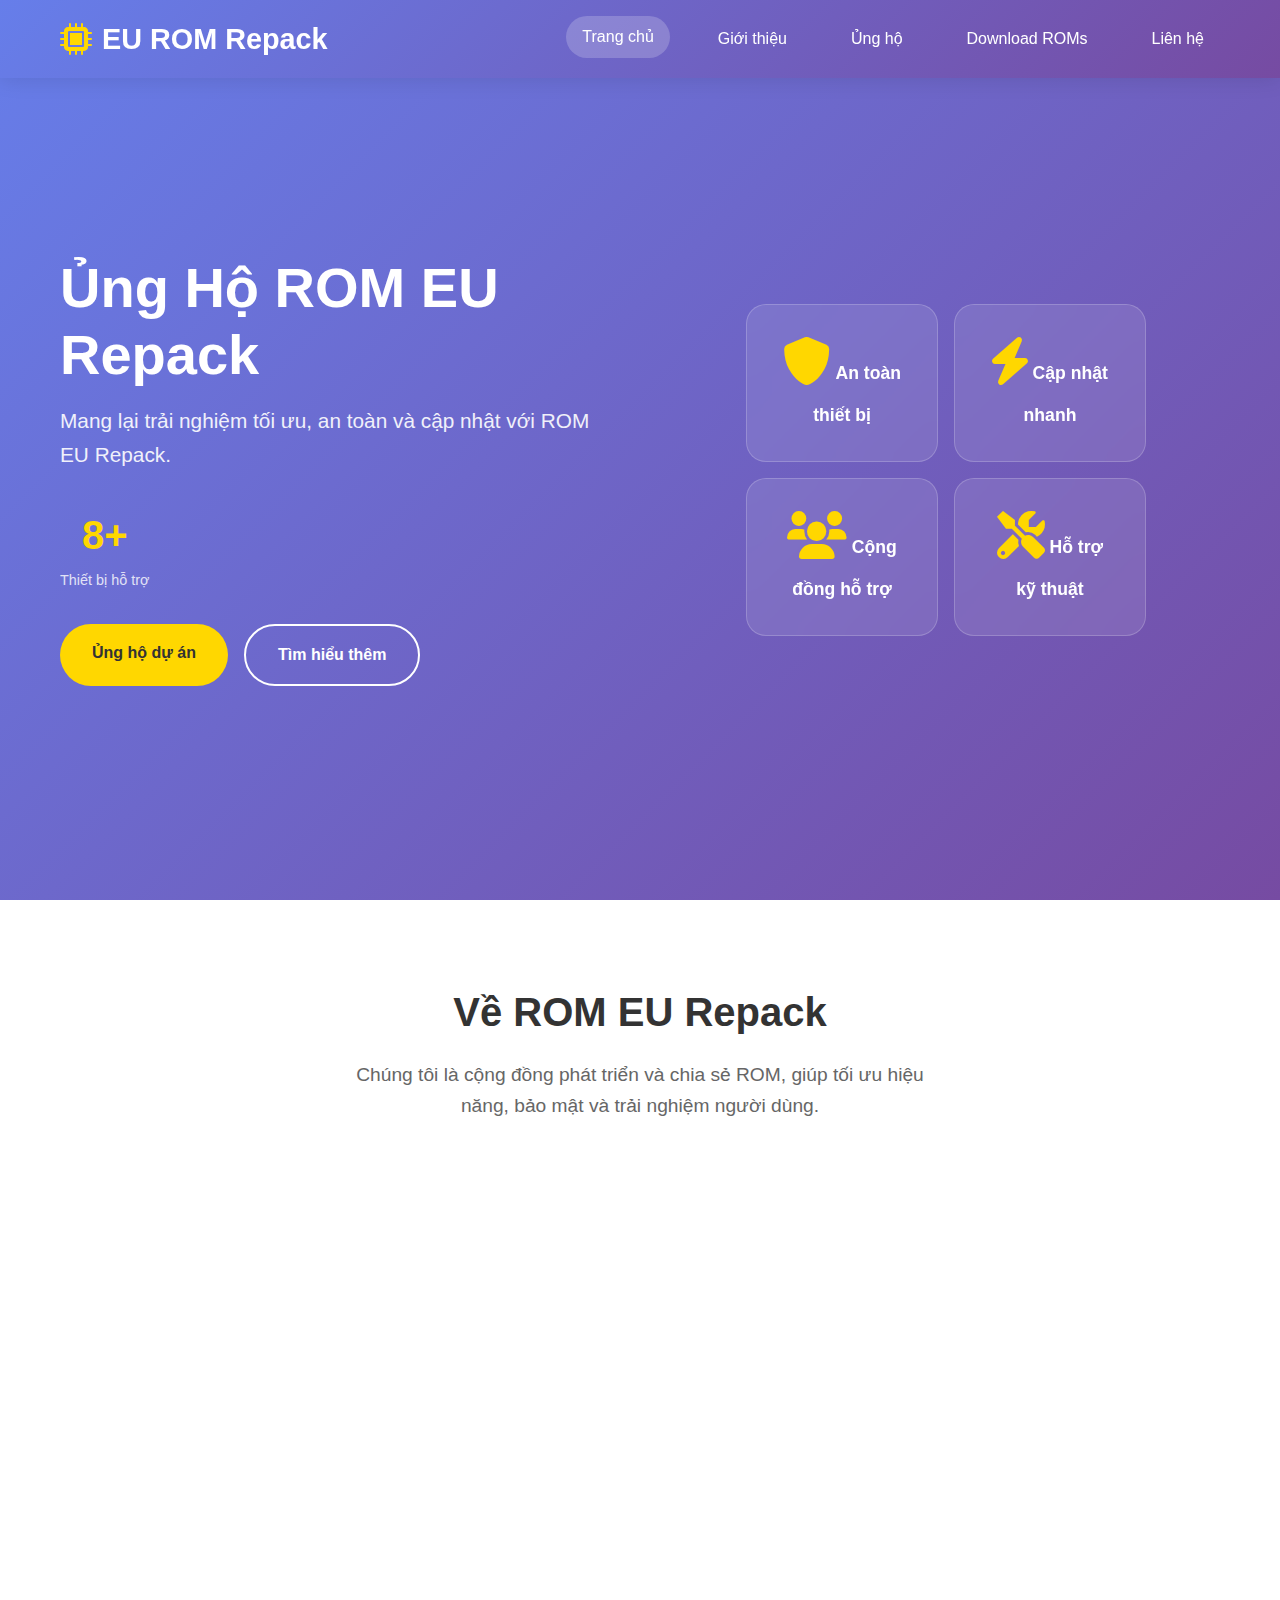
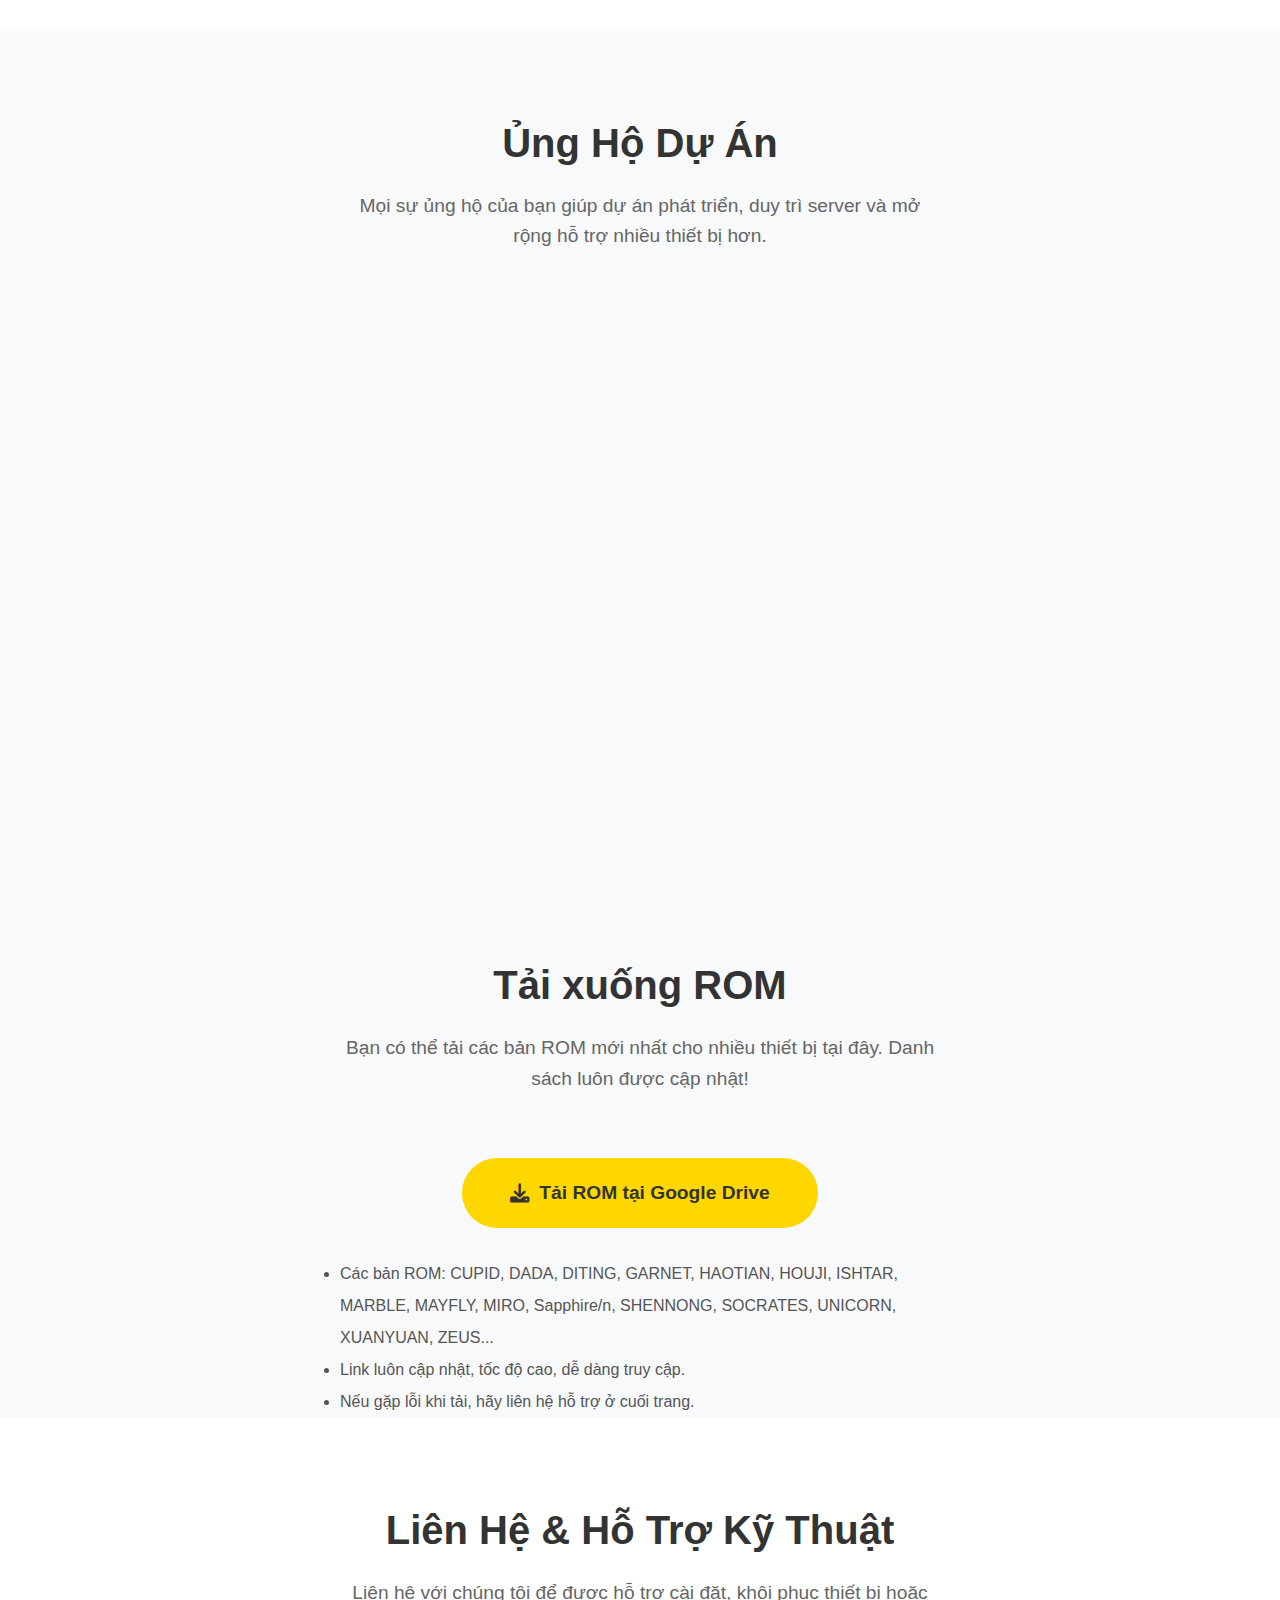
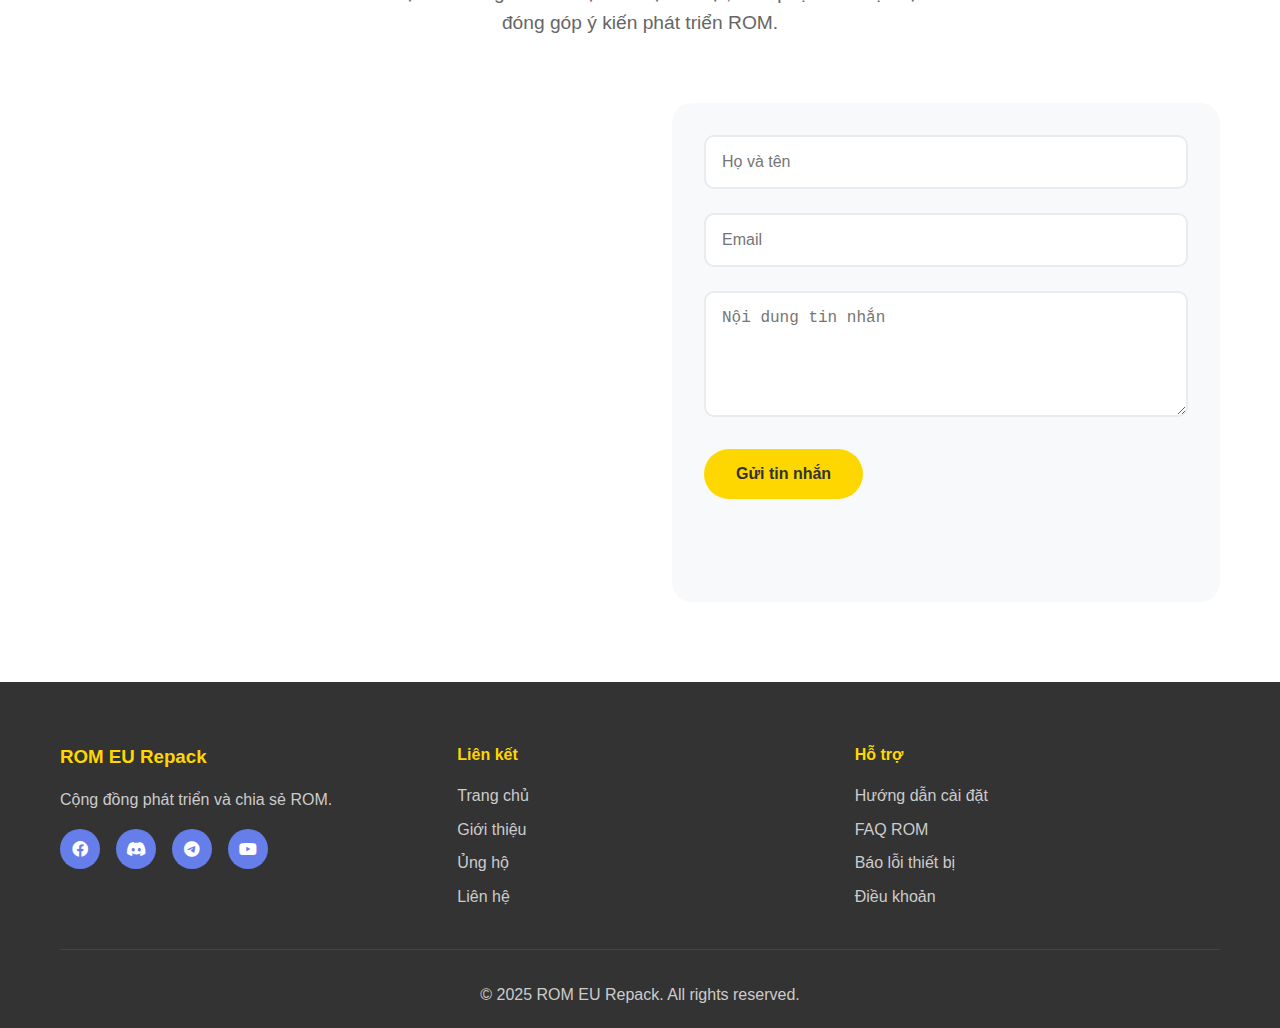
<file: index.html>
<!DOCTYPE html>
<html lang="vi">
<head>
    <meta charset="UTF-8">
    <meta name="viewport" content="width=device-width, initial-scale=1.0">
    <title>EU ROM Repack</title>
    <link rel="stylesheet" href="rom-eu-support.css">
    <link href="https://cdnjs.cloudflare.com/ajax/libs/font-awesome/6.0.0/css/all.min.css" rel="stylesheet">
</head>
<body>
    <!-- Header -->
    <header class="header">
        <div class="container">
            <div class="header-content">
                <div class="logo">
                    <i class="fas fa-microchip"></i>
                    <h1>EU ROM Repack</h1>
                </div>
                <nav class="nav">
                    <a href="#home" class="nav-link active">Trang chủ</a>
                    <a href="#about" class="nav-link">Giới thiệu</a>
                    <a href="#support" class="nav-link">Ủng hộ</a>
                    <a href="#download" class="nav-link">Download ROMs</a>
                    <a href="#contact" class="nav-link">Liên hệ</a>
                </nav>
            </div>
        </div>
    </header>

    <!-- Hero Section -->
    <section id="home" class="hero">
        <div class="container">
            <div class="hero-content">
                <div class="hero-text">
                    <h1 class="hero-title">Ủng Hộ ROM EU Repack</h1>
                    <p class="hero-subtitle">Mang lại trải nghiệm tối ưu, an toàn và cập nhật với ROM EU Repack.</p>
                    <div class="hero-stats">
                        <div class="stat">
                            <span class="stat-number">25+</span>
                            <span class="stat-label">Thiết bị hỗ trợ</span>
                        </div>
                    </div>
                    <div class="hero-buttons">
                        <a href="#support" class="btn btn-primary">Ủng hộ dự án</a>
                        <a href="#about" class="btn btn-secondary">Tìm hiểu thêm</a>
                    </div>
                </div>
                <div class="hero-image">
                    <div class="game-showcase">
                        <div class="game-card">
                            <i class="fas fa-shield-alt"></i>
                            <span>An toàn thiết bị</span>
                        </div>
                        <div class="game-card">
                            <i class="fas fa-bolt"></i>
                            <span>Cập nhật nhanh</span>
                        </div>
                        <div class="game-card">
                            <i class="fas fa-users"></i>
                            <span>Cộng đồng hỗ trợ</span>
                        </div>
                        <div class="game-card">
                            <i class="fas fa-tools"></i>
                            <span>Hỗ trợ kỹ thuật</span>
                        </div>
                    </div>
                </div>
            </div>
        </div>
    </section>

    <!-- About Section -->
    <section id="about" class="about">
        <div class="container">
            <div class="section-header">
                <h2>Về ROM EU Repack</h2>
                <p>Chúng tôi là cộng đồng phát triển và chia sẻ ROM, giúp tối ưu hiệu năng, bảo mật và trải nghiệm người dùng.</p>
            </div>
            <div class="about-content">
                <div class="about-card">
                    <div class="card-icon">
                        <i class="fas fa-rocket"></i>
                    </div>
                    <h3>ROM Chất Lượng</h3>
                    <p>Các bản ROM được tối ưu hóa, giảm lỗi, tăng hiệu năng và tương thích nhiều thiết bị.</p>
                </div>
                <div class="about-card">
                    <div class="card-icon">
                        <i class="fas fa-shield-alt"></i>
                    </div>
                    <h3>An Toàn & Ổn Định</h3>
                    <p>Mọi ROM đều được kiểm tra kỹ lưỡng, đảm bảo an toàn tuyệt đối cho thiết bị của bạn.</p>
                </div>
                <div class="about-card">
                    <div class="card-icon">
                        <i class="fas fa-sync-alt"></i>
                    </div>
                    <h3>Cập Nhật Nhanh</h3>
                    <p>Luôn cập nhật các bản vá bảo mật, tính năng mới và hỗ trợ thiết bị mới nhất.</p>
                </div>
                <div class="about-card">
                    <div class="card-icon">
                        <i class="fas fa-headset"></i>
                    </div>
                    <h3>Hỗ Trợ Kỹ Thuật</h3>
                    <p>Đội ngũ kỹ thuật và cộng đồng luôn sẵn sàng hỗ trợ cài đặt, khôi phục và giải đáp mọi thắc mắc.</p>
                </div>
            </div>
        </div>
    </section>

    <!-- Support Section -->
    <section id="support" class="support">
        <div class="container">
            <div class="section-header">
                <h2>Ủng Hộ Dự Án</h2>
                <p>Mọi sự ủng hộ của bạn giúp dự án phát triển, duy trì server và mở rộng hỗ trợ nhiều thiết bị hơn.</p>
            </div>
            <div class="support-content">
                <div class="support-card">
                    <div class="support-icon">
                        <i class="fas fa-hands-helping"></i>
                    </div>
                    <h3>Ủng Hộ Tinh Thần</h3>
                    <p>Tham gia cộng đồng, chia sẻ kinh nghiệm cài đặt, báo lỗi và hỗ trợ người dùng mới.</p>
                    <div class="support-benefits">
                        <span><i class="fas fa-check"></i> Thảo luận kỹ thuật</span>
                        <span><i class="fas fa-check"></i> Chia sẻ hướng dẫn</span>
                        <span><i class="fas fa-check"></i> Đóng góp ý tưởng</span>
                    </div>
                </div>
                <div class="support-card featured">
                    <div class="support-icon">
                        <i class="fas fa-donate"></i>
                    </div>
                    <h3>Ủng Hộ Tài Chính</h3>
                    <p>Nếu bạn có lòng thì hãy ủng hộ chúng tôi bao nhiêu cũng được nhé. Mọi đóng góp đều giúp duy trì server, phát triển ROM mới, hỗ trợ nhiều thiết bị hơn.</p>
                    <div class="donation-benefits">
                        <span><i class="fas fa-star"></i> Thành viên VIP</span>
                        <span><i class="fas fa-star"></i> Tải ROM tốc độ cao</span>
                        <span><i class="fas fa-star"></i> Hỗ trợ kỹ thuật ưu tiên</span>
                        <span><i class="fas fa-star"></i> Quyền truy cập đặc biệt</span>
                    </div>
                    <button class="btn btn-primary">Ủng hộ </button>
                </div>
                <div class="support-card">
                    <div class="support-icon">
                        <i class="fas fa-share-alt"></i>
                    </div>
                    <h3>Chia Sẻ Cộng Đồng</h3>
                    <p>Giới thiệu ROM EU Repack đến bạn bè, diễn đàn và mạng xã hội.</p>
                    <div class="support-benefits">
                        <span><i class="fas fa-check"></i> Chia sẻ trên mạng xã hội</span>
                        <span><i class="fas fa-check"></i> Giới thiệu bạn bè</span>
                        <span><i class="fas fa-check"></i> Đánh giá tích cực</span>
                    </div>
                </div>
            </div>
        </div>
    </section>

    <!-- Download Section -->
    <section id="download" class="download">
        <div class="container">
            <div class="section-header">
                <h2>Tải xuống ROM</h2>
                <p>Bạn có thể tải các bản ROM mới nhất cho nhiều thiết bị tại đây. Danh sách luôn được cập nhật!</p>
            </div>
            <div style="text-align:center; margin: 30px 0;">
                <a href="https://drive.google.com/drive/folders/1y_UeM5LzKEzR68msmsRSpnvQMR1sEDsi?usp=drive_link" target="_blank" class="btn btn-primary" style="font-size:1.2em; padding: 1em 2.5em; display:inline-flex; align-items:center; gap:10px;">
                    <i class="fas fa-download"></i> Tải ROM tại Google Drive
                </a>
            </div>
            <ul style="max-width:600px;margin:30px auto 0 auto;line-height:2; color:#555;">
                <li>Các bản ROM: CUPID, DADA, DITING, GARNET, HAOTIAN, HOUJI, ISHTAR, MARBLE, MAYFLY, MIRO, Sapphire/n, SHENNONG, SOCRATES, UNICORN, XUANYUAN, ZEUS...</li>
                <li>Link luôn cập nhật, tốc độ cao, dễ dàng truy cập.</li>
                <li>Nếu gặp lỗi khi tải, hãy liên hệ hỗ trợ ở cuối trang.</li>
            </ul>
        </div>
    </section>

    <!-- Contact Section -->
    <section id="contact" class="contact">
        <div class="container">
            <div class="section-header">
                <h2>Liên Hệ & Hỗ Trợ Kỹ Thuật</h2>
                <p>Liên hệ với chúng tôi để được hỗ trợ cài đặt, khôi phục thiết bị hoặc đóng góp ý kiến phát triển ROM.</p>
            </div>
            <div class="contact-content">
                <div class="contact-info">
                    <div class="contact-item">
                        <i class="fab fa-facebook"></i>
                        <div>
                            <h4>Facebook</h4>
                            <p>ROM EU Repack Firmware Official</p>
                        </div>
                    </div>
                    <div class="contact-item">
                        <i class="fab fa-discord"></i>
                        <div>
                            <h4>Discord</h4>
                            <p>Tham gia server hỗ trợ kỹ thuật</p>
                        </div>
                    </div>
                    <div class="contact-item">
                        <i class="fab fa-telegram"></i>
                        <div>
                            <h4>Telegram</h4>
                            <p>Kênh thông báo cập nhật ROM</p>
                        </div>
                    </div>
                    <div class="contact-item">
                        <i class="fas fa-envelope"></i>
                        <div>
                            <h4>Email</h4>
                            <p>support@romeurepack.com</p>
                        </div>
                    </div>
                </div>
                <div class="contact-form">
                    <form>
                        <div class="form-group">
                            <input type="text" placeholder="Họ và tên" required>
                        </div>
                        <div class="form-group">
                            <input type="email" placeholder="Email" required>
                        </div>
                        <div class="form-group">
                            <textarea placeholder="Nội dung tin nhắn" rows="5" required></textarea>
                        </div>
                        <button type="submit" class="btn btn-primary">Gửi tin nhắn</button>
                    </form>
                </div>
            </div>
        </div>
    </section>

    <!-- Footer -->
    <footer class="footer">
        <div class="container">
            <div class="footer-content">
                <div class="footer-section">
                    <h3>ROM EU Repack</h3>
                    <p>Cộng đồng phát triển và chia sẻ ROM.</p>
                    <div class="social-links">
                        <a href="#"><i class="fab fa-facebook"></i></a>
                        <a href="#"><i class="fab fa-discord"></i></a>
                        <a href="#"><i class="fab fa-telegram"></i></a>
                        <a href="#"><i class="fab fa-youtube"></i></a>
                    </div>
                </div>
                <div class="footer-section">
                    <h4>Liên kết</h4>
                    <ul>
                        <li><a href="#home">Trang chủ</a></li>
                        <li><a href="#about">Giới thiệu</a></li>
                        <li><a href="#support">Ủng hộ</a></li>
                        <li><a href="#contact">Liên hệ</a></li>
                    </ul>
                </div>
                <div class="footer-section">
                    <h4>Hỗ trợ</h4>
                    <ul>
                        <li><a href="#">Hướng dẫn cài đặt</a></li>
                        <li><a href="#">FAQ ROM</a></li>
                        <li><a href="#">Báo lỗi thiết bị</a></li>
                        <li><a href="#">Điều khoản</a></li>
                    </ul>
                </div>
            </div>
            <div class="footer-bottom">
                <p>&copy; 2025 ROM EU Repack. All rights reserved.</p>
            </div>
        </div>
    </footer>

    <script src="rom-eu-support.js"></script>
</body>
</html>
</file>
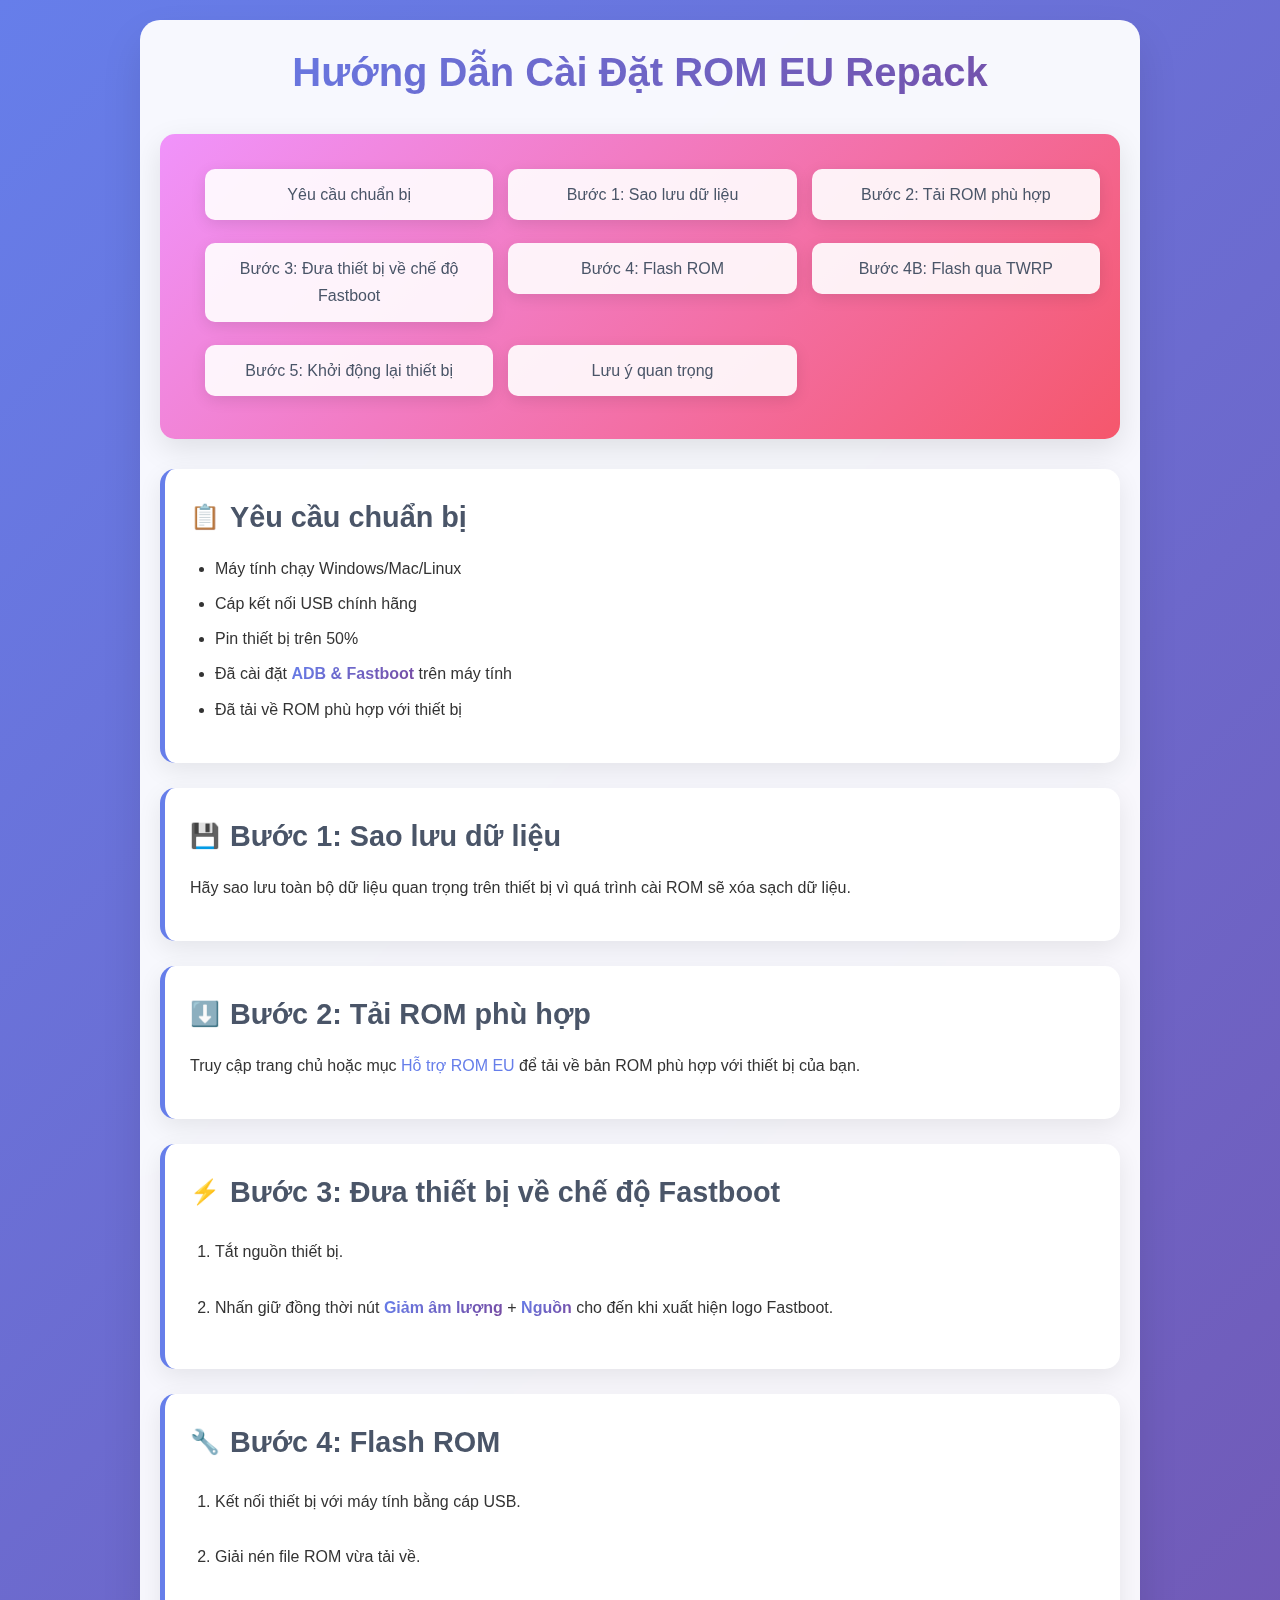
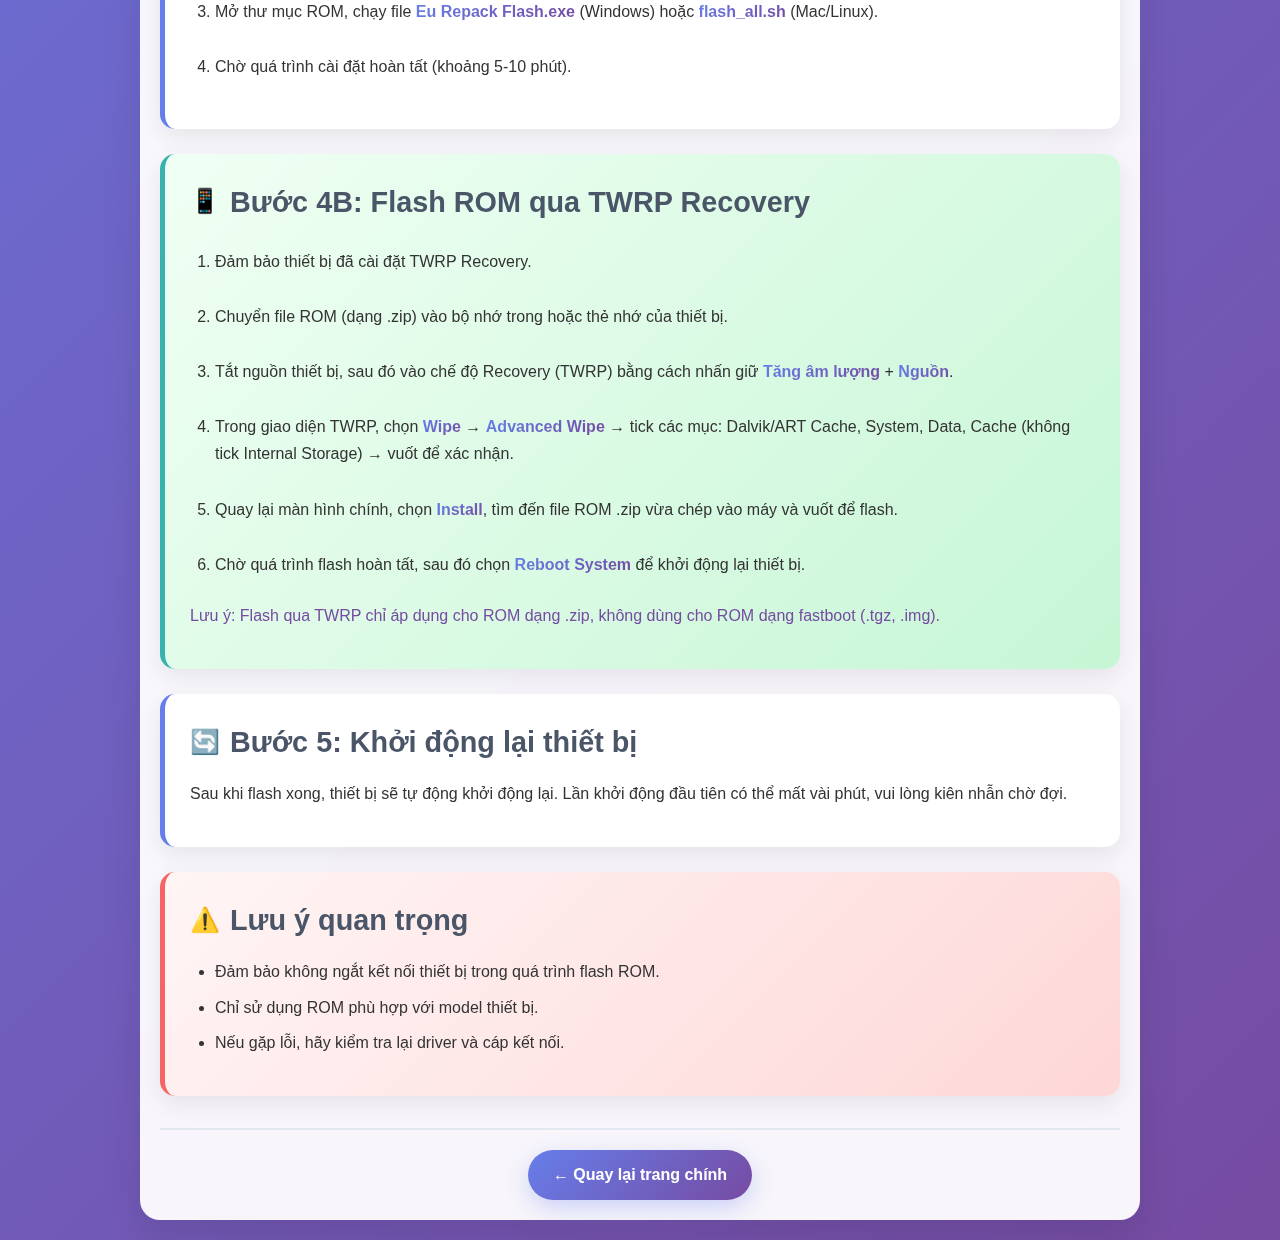
<file: huong-dan-cai-rom.html>
<!DOCTYPE html>
<html lang="vi">
<head>
    <meta charset="UTF-8">
    <meta name="viewport" content="width=device-width, initial-scale=1.0">
    <title>Hướng Dẫn Cài Đặt ROM</title>
    <link rel="stylesheet" href="huong-dan-cai-rom.css">
</head>
<body>
    <div class="container">
        <h1>Hướng Dẫn Cài Đặt ROM EU Repack</h1>
        <nav>
            <ul>
                <li><a href="#yeu-cau">Yêu cầu chuẩn bị</a></li>
                <li><a href="#sao-luu">Bước 1: Sao lưu dữ liệu</a></li>
                <li><a href="#tai-rom">Bước 2: Tải ROM phù hợp</a></li>
                <li><a href="#che-do-fastboot">Bước 3: Đưa thiết bị về chế độ Fastboot</a></li>
                <li><a href="#flash-rom">Bước 4: Flash ROM</a></li>
                <li><a href="#flash-twrp">Bước 4B: Flash qua TWRP</a></li>
                <li><a href="#khoi-dong">Bước 5: Khởi động lại thiết bị</a></li>
                <li><a href="#luu-y">Lưu ý quan trọng</a></li>
            </ul>
        </nav>
        <section id="yeu-cau">
            <h2>Yêu cầu chuẩn bị</h2>
            <ul>
                <li>Máy tính chạy Windows/Mac/Linux</li>
                <li>Cáp kết nối USB chính hãng</li>
                <li>Pin thiết bị trên 50%</li>
                <li>Đã cài đặt <b>ADB & Fastboot</b> trên máy tính</li>
                <li>Đã tải về ROM phù hợp với thiết bị</li>
            </ul>
        </section>
        <section id="sao-luu">
            <h2>Bước 1: Sao lưu dữ liệu</h2>
            <p>Hãy sao lưu toàn bộ dữ liệu quan trọng trên thiết bị vì quá trình cài ROM sẽ xóa sạch dữ liệu.</p>
        </section>
        <section id="tai-rom">
            <h2>Bước 2: Tải ROM phù hợp</h2>
            <p>Truy cập trang chủ hoặc mục <a href="rom-eu-support.html">Hỗ trợ ROM EU</a> để tải về bản ROM phù hợp với thiết bị của bạn.</p>
        </section>
        <section id="che-do-fastboot">
            <h2>Bước 3: Đưa thiết bị về chế độ Fastboot</h2>
            <ol>
                <li>Tắt nguồn thiết bị.</li>
                <li>Nhấn giữ đồng thời nút <b>Giảm âm lượng</b> + <b>Nguồn</b> cho đến khi xuất hiện logo Fastboot.</li>
            </ol>
        </section>
        <section id="flash-rom">
            <h2>Bước 4: Flash ROM</h2>
            <ol>
                <li>Kết nối thiết bị với máy tính bằng cáp USB.</li>
                <li>Giải nén file ROM vừa tải về.</li>
                <li>Mở thư mục ROM, chạy file <b>Eu Repack Flash.exe</b> (Windows) hoặc <b>flash_all.sh</b> (Mac/Linux).</li>
                <li>Chờ quá trình cài đặt hoàn tất (khoảng 5-10 phút).</li>
            </ol>
        </section>
        <section id="flash-twrp">
            <h2>Bước 4B: Flash ROM qua TWRP Recovery</h2>
            <ol>
                <li>Đảm bảo thiết bị đã cài đặt TWRP Recovery.</li>
                <li>Chuyển file ROM (dạng .zip) vào bộ nhớ trong hoặc thẻ nhớ của thiết bị.</li>
                <li>Tắt nguồn thiết bị, sau đó vào chế độ Recovery (TWRP) bằng cách nhấn giữ <b>Tăng âm lượng</b> + <b>Nguồn</b>.</li>
                <li>Trong giao diện TWRP, chọn <b>Wipe</b> &rarr; <b>Advanced Wipe</b> &rarr; tick các mục: Dalvik/ART Cache, System, Data, Cache (không tick Internal Storage) &rarr; vuốt để xác nhận.</li>
                <li>Quay lại màn hình chính, chọn <b>Install</b>, tìm đến file ROM .zip vừa chép vào máy và vuốt để flash.</li>
                <li>Chờ quá trình flash hoàn tất, sau đó chọn <b>Reboot System</b> để khởi động lại thiết bị.</li>
            </ol>
            <p style="margin-top: 1em; color: #764ba2; font-weight: 500;">Lưu ý: Flash qua TWRP chỉ áp dụng cho ROM dạng .zip, không dùng cho ROM dạng fastboot (.tgz, .img).</p>
        </section>
        <section id="khoi-dong">
            <h2>Bước 5: Khởi động lại thiết bị</h2>
            <p>Sau khi flash xong, thiết bị sẽ tự động khởi động lại. Lần khởi động đầu tiên có thể mất vài phút, vui lòng kiên nhẫn chờ đợi.</p>
        </section>
        <section id="luu-y">
            <h2>Lưu ý quan trọng</h2>
            <ul>
                <li>Đảm bảo không ngắt kết nối thiết bị trong quá trình flash ROM.</li>
                <li>Chỉ sử dụng ROM phù hợp với model thiết bị.</li>
                <li>Nếu gặp lỗi, hãy kiểm tra lại driver và cáp kết nối.</li>
            </ul>
        </section>
        <div style="margin-top: 2em;">
            <a href="index.html">&larr; Quay lại trang chính</a>
        </div>
    </div>
</body>
</html>
</file>
<file: huong-dan-cai-rom.css>
/* CSS cho trang Hướng Dẫn Cài Đặt ROM */
* {
    margin: 0;
    padding: 0;
    box-sizing: border-box;
}

body {
    font-family: 'Segoe UI', Tahoma, Geneva, Verdana, sans-serif;
    line-height: 1.6;
    color: #333;
    background: linear-gradient(135deg, #667eea 0%, #764ba2 100%);
    min-height: 100vh;
}

.container {
    max-width: 1000px;
    margin: 0 auto;
    padding: 20px;
    background: rgba(255, 255, 255, 0.95);
    backdrop-filter: blur(10px);
    border-radius: 20px;
    box-shadow: 0 20px 40px rgba(0, 0, 0, 0.1);
    margin-top: 20px;
    margin-bottom: 20px;
}

h1 {
    text-align: center;
    color: #4a5568;
    font-size: 2.5rem;
    margin-bottom: 30px;
    background: linear-gradient(135deg, #667eea, #764ba2);
    -webkit-background-clip: text;
    -webkit-text-fill-color: transparent;
    background-clip: text;
    font-weight: 700;
}

nav {
    background: linear-gradient(135deg, #f093fb 0%, #f5576c 100%);
    padding: 20px;
    border-radius: 15px;
    margin-bottom: 30px;
    box-shadow: 0 10px 30px rgba(0, 0, 0, 0.1);
}

nav ul {
    list-style: none;
    display: grid;
    grid-template-columns: repeat(auto-fit, minmax(250px, 1fr));
    gap: 15px;
}

nav ul li a {
    display: block;
    padding: 12px 20px;
    background: rgba(255, 255, 255, 0.9);
    color: #4a5568;
    text-decoration: none;
    border-radius: 10px;
    transition: all 0.3s ease;
    font-weight: 500;
    text-align: center;
    box-shadow: 0 4px 15px rgba(0, 0, 0, 0.1);
}

nav ul li a:hover {
    background: #fff;
    transform: translateY(-3px);
    box-shadow: 0 8px 25px rgba(0, 0, 0, 0.15);
    color: #667eea;
}

section {
    background: #fff;
    padding: 25px;
    margin-bottom: 25px;
    border-radius: 15px;
    box-shadow: 0 8px 25px rgba(0, 0, 0, 0.08);
    border-left: 5px solid #667eea;
    transition: transform 0.3s ease;
}

section:hover {
    transform: translateY(-5px);
    box-shadow: 0 15px 35px rgba(0, 0, 0, 0.12);
}

h2 {
    color: #4a5568;
    font-size: 1.8rem;
    margin-bottom: 15px;
    display: flex;
    align-items: center;
    gap: 10px;
}

h2::before {
    content: "📋";
    font-size: 1.5rem;
}

section#yeu-cau h2::before {
    content: "📋";
}

section#sao-luu h2::before {
    content: "💾";
}

section#tai-rom h2::before {
    content: "⬇️";
}

section#che-do-fastboot h2::before {
    content: "⚡";
}

section#flash-rom h2::before {
    content: "🔧";
}

section#flash-twrp h2::before {
    content: "📱";
}

section#khoi-dong h2::before {
    content: "🔄";
}

section#luu-y h2::before {
    content: "⚠️";
}

ul, ol {
    padding-left: 25px;
    margin: 15px 0;
}

li {
    margin-bottom: 8px;
    line-height: 1.7;
}

ol li {
    margin-bottom: 12px;
    padding: 8px 0;
}

b {
    color: #667eea;
    font-weight: 600;
    background: linear-gradient(135deg, #667eea, #764ba2);
    -webkit-background-clip: text;
    -webkit-text-fill-color: transparent;
    background-clip: text;
}

a {
    color: #667eea;
    text-decoration: none;
    font-weight: 500;
    transition: color 0.3s ease;
}

a:hover {
    color: #764ba2;
    text-decoration: underline;
}

p {
    margin-bottom: 15px;
    line-height: 1.7;
}

/* Style cho phần lưu ý */
section#luu-y {
    border-left-color: #f56565;
    background: linear-gradient(135deg, #fff5f5 0%, #fed7d7 100%);
}

section#luu-y h2::before {
    content: "⚠️";
}

/* Style cho phần flash TWRP */
section#flash-twrp {
    border-left-color: #38b2ac;
    background: linear-gradient(135deg, #f0fff4 0%, #c6f6d5 100%);
}

/* Nút quay lại */
.container > div:last-child {
    text-align: center;
    margin-top: 30px;
    padding-top: 20px;
    border-top: 2px solid #e2e8f0;
}

.container > div:last-child a {
    display: inline-block;
    padding: 12px 25px;
    background: linear-gradient(135deg, #667eea 0%, #764ba2 100%);
    color: white;
    border-radius: 25px;
    text-decoration: none;
    font-weight: 600;
    transition: all 0.3s ease;
    box-shadow: 0 8px 25px rgba(102, 126, 234, 0.3);
}

.container > div:last-child a:hover {
    transform: translateY(-3px);
    box-shadow: 0 12px 35px rgba(102, 126, 234, 0.4);
    text-decoration: none;
}

/* Responsive Design */
@media (max-width: 768px) {
    .container {
        margin: 10px;
        padding: 15px;
    }
    
    h1 {
        font-size: 2rem;
    }
    
    nav ul {
        grid-template-columns: 1fr;
    }
    
    section {
        padding: 20px;
    }
    
    h2 {
        font-size: 1.5rem;
    }
}

@media (max-width: 480px) {
    h1 {
        font-size: 1.8rem;
    }
    
    .container {
        padding: 10px;
    }
    
    section {
        padding: 15px;
    }
}

/* Animation cho các section */
@keyframes fadeInUp {
    from {
        opacity: 0;
        transform: translateY(30px);
    }
    to {
        opacity: 1;
        transform: translateY(0);
    }
}

section {
    animation: fadeInUp 0.6s ease-out;
}

/* Hover effect cho navigation */
nav ul li a:active {
    transform: scale(0.95);
}

/* Custom scrollbar */
::-webkit-scrollbar {
    width: 8px;
}

::-webkit-scrollbar-track {
    background: #f1f1f1;
    border-radius: 10px;
}

::-webkit-scrollbar-thumb {
    background: linear-gradient(135deg, #667eea, #764ba2);
    border-radius: 10px;
}

::-webkit-scrollbar-thumb:hover {
    background: linear-gradient(135deg, #5a67d8, #6b46c1);
}
</file>
<file: rom-eu-support.css>
/* Reset và Base Styles */
* {
    margin: 0;
    padding: 0;
    box-sizing: border-box;
}

body {
    font-family: 'Segoe UI', Tahoma, Geneva, Verdana, sans-serif;
    line-height: 1.6;
    color: #333;
    background: #f8f9fa;
}

.container {
    max-width: 1200px;
    margin: 0 auto;
    padding: 0 20px;
}

/* Header */
.header {
    background: linear-gradient(135deg, #667eea 0%, #764ba2 100%);
    color: white;
    padding: 1rem 0;
    position: fixed;
    top: 0;
    left: 0;
    right: 0;
    z-index: 1000;
    box-shadow: 0 2px 20px rgba(0,0,0,0.1);
}

.header-content {
    display: flex;
    justify-content: space-between;
    align-items: center;
}

.logo {
    display: flex;
    align-items: center;
    gap: 10px;
}

.logo i {
    font-size: 2rem;
    color: #ffd700;
}

.logo h1 {
    font-size: 1.8rem;
    font-weight: 700;
}

.nav {
    display: flex;
    gap: 2rem;
}

.nav-link {
    color: white;
    text-decoration: none;
    font-weight: 500;
    padding: 0.5rem 1rem;
    border-radius: 25px;
    transition: all 0.3s ease;
}

.nav-link:hover,
.nav-link.active {
    background: rgba(255,255,255,0.2);
    transform: translateY(-2px);
}

/* Hero Section */
.hero {
    background: linear-gradient(135deg, #667eea 0%, #764ba2 100%);
    color: white;
    padding: 120px 0 80px;
    min-height: 100vh;
    display: flex;
    align-items: center;
}

.hero-content {
    display: grid;
    grid-template-columns: 1fr 1fr;
    gap: 4rem;
    align-items: center;
}

.hero-title {
    font-size: 3.5rem;
    font-weight: 800;
    margin-bottom: 1rem;
    line-height: 1.2;
}

.hero-subtitle {
    font-size: 1.3rem;
    margin-bottom: 2rem;
    opacity: 0.9;
}

.hero-stats {
    display: flex;
    gap: 2rem;
    margin-bottom: 2rem;
}

.stat {
    text-align: center;
}

.stat-number {
    display: block;
    font-size: 2.5rem;
    font-weight: 800;
    color: #ffd700;
}

.stat-label {
    font-size: 0.9rem;
    opacity: 0.8;
}

.hero-buttons {
    display: flex;
    gap: 1rem;
}

.btn {
    padding: 1rem 2rem;
    border: none;
    border-radius: 50px;
    font-weight: 600;
    text-decoration: none;
    display: inline-block;
    transition: all 0.3s ease;
    cursor: pointer;
    font-size: 1rem;
}

.btn-primary {
    background: #ffd700;
    color: #333;
}

.btn-primary:hover {
    background: #ffed4e;
    transform: translateY(-3px);
    box-shadow: 0 10px 25px rgba(255,215,0,0.3);
}

.btn-secondary {
    background: transparent;
    color: white;
    border: 2px solid white;
}

.btn-secondary:hover {
    background: white;
    color: #333;
    transform: translateY(-3px);
}

.hero-image {
    display: flex;
    justify-content: center;
}

.game-showcase {
    display: grid;
    grid-template-columns: repeat(2, 1fr);
    gap: 1rem;
    max-width: 400px;
}

.game-card {
    background: rgba(255,255,255,0.1);
    backdrop-filter: blur(10px);
    border-radius: 20px;
    padding: 2rem;
    text-align: center;
    border: 1px solid rgba(255,255,255,0.2);
    transition: all 0.3s ease;
}

.game-card:hover {
    transform: translateY(-10px);
    background: rgba(255,255,255,0.2);
}

.game-card i {
    font-size: 3rem;
    color: #ffd700;
    margin-bottom: 1rem;
}

.game-card span {
    font-weight: 600;
    font-size: 1.1rem;
}

/* Section Headers */
.section-header {
    text-align: center;
    margin-bottom: 4rem;
}

.section-header h2 {
    font-size: 2.5rem;
    font-weight: 800;
    margin-bottom: 1rem;
    color: #333;
}

.section-header p {
    font-size: 1.2rem;
    color: #666;
    max-width: 600px;
    margin: 0 auto;
}

/* About Section */
.about {
    padding: 80px 0;
    background: white;
}

.about-content {
    display: grid;
    grid-template-columns: repeat(auto-fit, minmax(250px, 1fr));
    gap: 2rem;
}

.about-card {
    background: white;
    padding: 2rem;
    border-radius: 20px;
    text-align: center;
    box-shadow: 0 10px 30px rgba(0,0,0,0.1);
    transition: all 0.3s ease;
    border: 1px solid #f0f0f0;
}

.about-card:hover {
    transform: translateY(-10px);
    box-shadow: 0 20px 40px rgba(0,0,0,0.15);
}

.card-icon {
    width: 80px;
    height: 80px;
    background: linear-gradient(135deg, #667eea 0%, #764ba2 100%);
    border-radius: 50%;
    display: flex;
    align-items: center;
    justify-content: center;
    margin: 0 auto 1.5rem;
}

.card-icon i {
    font-size: 2rem;
    color: white;
}

.about-card h3 {
    font-size: 1.5rem;
    font-weight: 700;
    margin-bottom: 1rem;
    color: #333;
}

.about-card p {
    color: #666;
    line-height: 1.6;
}

/* Support Section */
.support {
    padding: 80px 0;
    background: #f8f9fa;
}

.support-content {
    display: grid;
    grid-template-columns: repeat(auto-fit, minmax(300px, 1fr));
    gap: 2rem;
}

.support-card {
    background: white;
    padding: 2.5rem;
    border-radius: 20px;
    text-align: center;
    box-shadow: 0 10px 30px rgba(0,0,0,0.1);
    transition: all 0.3s ease;
    border: 1px solid #f0f0f0;
    position: relative;
}

.support-card.featured {
    background: linear-gradient(135deg, #667eea 0%, #764ba2 100%);
    color: white;
    transform: scale(1.05);
}

.support-card:hover {
    transform: translateY(-10px);
    box-shadow: 0 20px 40px rgba(0,0,0,0.15);
}

.support-card.featured:hover {
    transform: scale(1.05) translateY(-10px);
}

.support-icon {
    width: 80px;
    height: 80px;
    background: #ffd700;
    border-radius: 50%;
    display: flex;
    align-items: center;
    justify-content: center;
    margin: 0 auto 1.5rem;
}

.support-card.featured .support-icon {
    background: white;
}

.support-icon i {
    font-size: 2rem;
    color: #333;
}

.support-card.featured .support-icon i {
    color: #667eea;
}

.support-card h3 {
    font-size: 1.5rem;
    font-weight: 700;
    margin-bottom: 1rem;
}

.support-card p {
    margin-bottom: 1.5rem;
    line-height: 1.6;
}

.support-benefits,
.donation-benefits {
    display: flex;
    flex-direction: column;
    gap: 0.5rem;
    margin-bottom: 1.5rem;
}

.support-benefits span,
.donation-benefits span {
    display: flex;
    align-items: center;
    gap: 0.5rem;
    font-size: 0.9rem;
}

.support-benefits i,
.donation-benefits i {
    color: #28a745;
    font-size: 0.8rem;
}

.donation-info {
    margin-bottom: 1.5rem;
}

.donation-amount {
    margin-bottom: 1rem;
}

.amount {
    font-size: 2.5rem;
    font-weight: 800;
    color: #ffd700;
}

.period {
    font-size: 1rem;
    opacity: 0.8;
}

/* Contact Section */
.contact {
    padding: 80px 0;
    background: white;
}

.contact-content {
    display: grid;
    grid-template-columns: 1fr 1fr;
    gap: 4rem;
}

.contact-info {
    display: flex;
    flex-direction: column;
    gap: 2rem;
}

.contact-item {
    display: flex;
    align-items: center;
    gap: 1rem;
    padding: 1.5rem;
    background: #f8f9fa;
    border-radius: 15px;
    transition: all 0.3s ease;
}

.contact-item:hover {
    background: #e9ecef;
    transform: translateX(10px);
}

.contact-item i {
    font-size: 2rem;
    color: #667eea;
    width: 50px;
    text-align: center;
}

.contact-item h4 {
    font-weight: 600;
    margin-bottom: 0.25rem;
}

.contact-item p {
    color: #666;
    font-size: 0.9rem;
}

.contact-form {
    background: #f8f9fa;
    padding: 2rem;
    border-radius: 20px;
}

.form-group {
    margin-bottom: 1.5rem;
}

.form-group input,
.form-group textarea {
    width: 100%;
    padding: 1rem;
    border: 2px solid #e9ecef;
    border-radius: 10px;
    font-size: 1rem;
    transition: all 0.3s ease;
    background: white;
}

.form-group input:focus,
.form-group textarea:focus {
    outline: none;
    border-color: #667eea;
    box-shadow: 0 0 0 3px rgba(102,126,234,0.1);
}

.form-group textarea {
    resize: vertical;
    min-height: 120px;
}

/* Footer */
.footer {
    background: #333;
    color: white;
    padding: 60px 0 20px;
}

.footer-content {
    display: grid;
    grid-template-columns: repeat(auto-fit, minmax(250px, 1fr));
    gap: 2rem;
    margin-bottom: 2rem;
}

.footer-section h3,
.footer-section h4 {
    margin-bottom: 1rem;
    color: #ffd700;
}

.footer-section p {
    color: #ccc;
    line-height: 1.6;
    margin-bottom: 1rem;
}

.social-links {
    display: flex;
    gap: 1rem;
}

.social-links a {
    width: 40px;
    height: 40px;
    background: #667eea;
    border-radius: 50%;
    display: flex;
    align-items: center;
    justify-content: center;
    color: white;
    text-decoration: none;
    transition: all 0.3s ease;
}

.social-links a:hover {
    background: #ffd700;
    color: #333;
    transform: translateY(-3px);
}

.footer-section ul {
    list-style: none;
}

.footer-section ul li {
    margin-bottom: 0.5rem;
}

.footer-section ul li a {
    color: #ccc;
    text-decoration: none;
    transition: color 0.3s ease;
}

.footer-section ul li a:hover {
    color: #ffd700;
}

.footer-bottom {
    text-align: center;
    padding-top: 2rem;
    border-top: 1px solid #444;
    color: #ccc;
}

/* Responsive Design */
@media (max-width: 768px) {
    .header-content {
        flex-direction: column;
        gap: 1rem;
    }
    
    .nav {
        gap: 1rem;
    }
    
    .hero-content {
        grid-template-columns: 1fr;
        text-align: center;
    }
    
    .hero-title {
        font-size: 2.5rem;
    }
    
    .hero-stats {
        justify-content: center;
    }
    
    .hero-buttons {
        justify-content: center;
        flex-wrap: wrap;
    }
    
    .contact-content {
        grid-template-columns: 1fr;
    }
    
    .game-showcase {
        grid-template-columns: 1fr;
    }
    
    .support-card.featured {
        transform: none;
    }
    
    .support-card.featured:hover {
        transform: translateY(-10px);
    }
}

@media (max-width: 480px) {
    .container {
        padding: 0 15px;
    }
    
    .hero-title {
        font-size: 2rem;
    }
    
    .hero-subtitle {
        font-size: 1.1rem;
    }
    
    .section-header h2 {
        font-size: 2rem;
    }
    
    .btn {
        padding: 0.8rem 1.5rem;
        font-size: 0.9rem;
    }
}

/* Animations */
@keyframes fadeInUp {
    from {
        opacity: 0;
        transform: translateY(30px);
    }
    to {
        opacity: 1;
        transform: translateY(0);
    }
}

.about-card,
.support-card,
.contact-item {
    animation: fadeInUp 0.6s ease forwards;
}

/* Smooth scrolling */
html {
    scroll-behavior: smooth;
}
</file>
